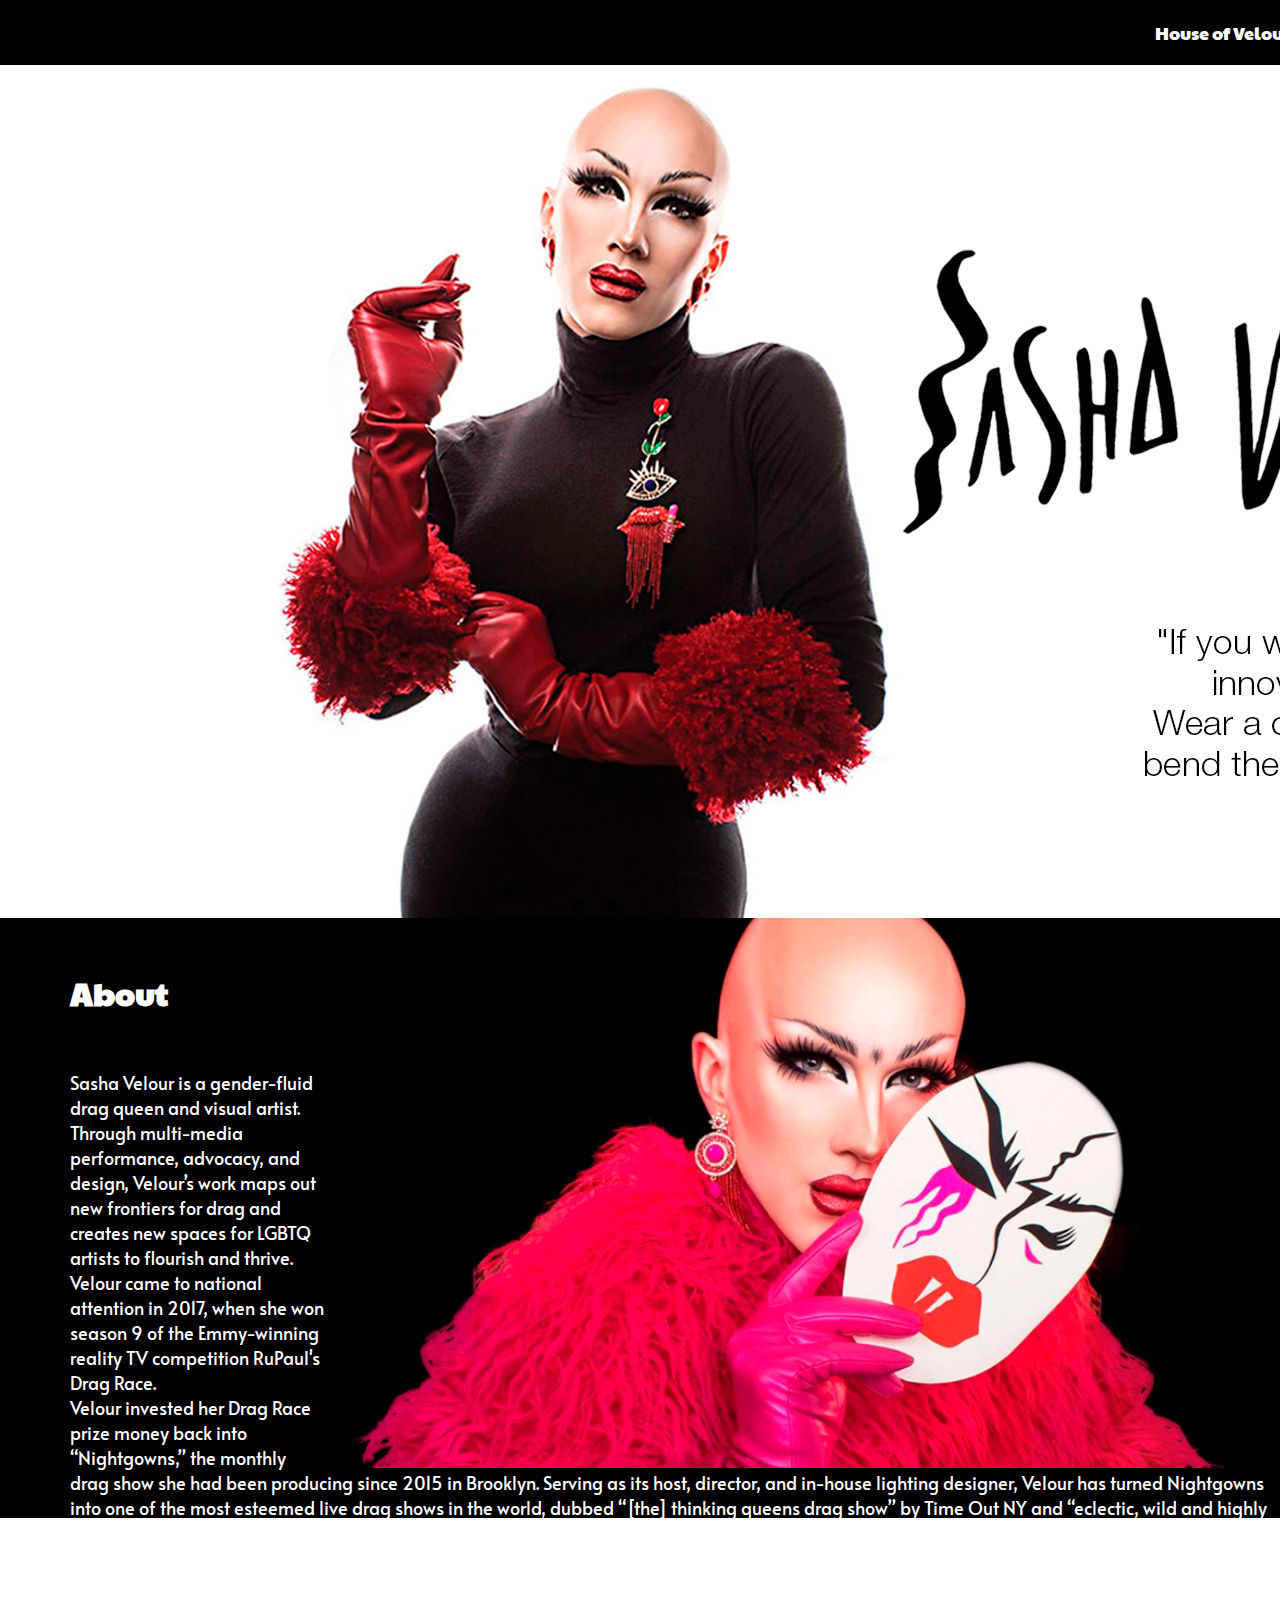
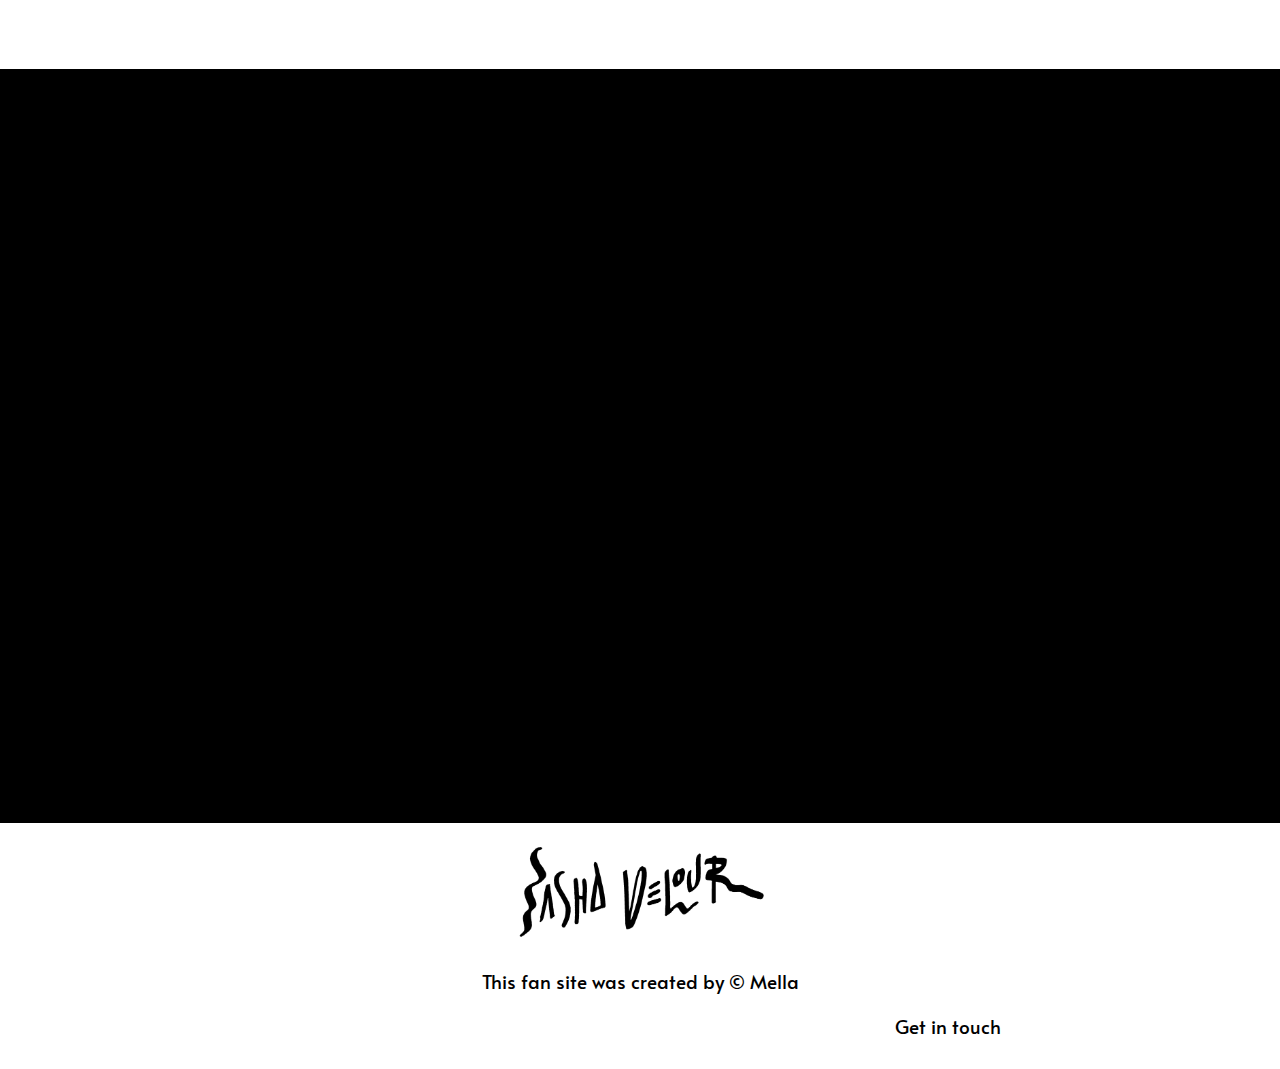
<file: index.html>
<!DOCTYPE html>
<html lang="en" dir="ltr">

<head>
  <meta charset="utf-8">
  <title>Sasha Velour fansite</title>
  <link rel="icon" href="img/fanicon.png">
  <link rel="stylesheet" href="css/style.css">
  <link href="https://fonts.googleapis.com/css?family=Alata|Candal|Paytone+One|Rubik&display=swap" rel="stylesheet">

</head>

<body>

  <!-- Header -->

  <header>
    <div>
      <nav>
        <ul>
          <li><a class="nav-a" href="family.html">House of Velour</a></li>
          <li><a class="nav-a" href="magazine.html">Velour Magazine</a></li>
          <li><a class="nav-a" href="smokes.html">Smoke & Mirrors</a></li>
          <li><a class="nav-a" href="https://www.sashavelour.com/home" target="_blank">More</a></li>
        </ul>
      </nav>
    </div>
    <img src="img/main a.jpg" class="sasha-ppal" alt="Sasha-Velour">
  </header>

  <!-- Main -->
  <main>
    <div class="container-about">
      <img src="img/dos.jpg" class="sasha-about" alt="Sasha-about">
      <h2 class="title-about"> About</h2>
      <p class="text-about"> Sasha Velour is a gender-fluid drag queen and visual artist. Through multi-media performance, advocacy, and design,
        Velour’s work maps out new frontiers for drag and creates new spaces for LGBTQ artists to flourish and thrive.
        Velour came to national attention in 2017, when she won season 9 of the Emmy-winning reality TV competition RuPaul's Drag Race.<br>
        Velour invested her Drag Race prize money back into “Nightgowns,” the monthly drag show she had been producing since 2015 in Brooklyn.
        Serving as its host, director, and in-house lighting designer, Velour has turned Nightgowns into one of the most esteemed live drag shows
        in the world, dubbed “[the] thinking queens drag show” by Time Out NY and “eclectic, wild and highly personal” by Billboard Magazine.<br>
        Nightgowns has been produced in New York, London, and Los Angeles. The monthly appearance at National Sawdust in Brooklyn continues to
        sell out within minutes, exposing thousands of fans to forms of drag not seen on TV.<br>
        Velour frequently uses her platform to discuss politics, queer history, and LGBTQ+ issues. She was billed as a keynote speaker
        at the 2018 Teen Vogue Summit in New York City. In December 2018,
        she took the stage at The Smithsonian for “The Long Conversation,” an event with thought leaders from around the world.
      </p>
    </div>
    <div class="video">
    <iframe src="https://www.youtube.com/embed/Vf4Tn8zmlrw?autoplay=1&loop=1" width="1760" height="700" frameborder="0"></iframe>
    </div>
  </main>
  <!-- Footer -->
  <footer>

    <img class="logo-footer" src="img/logo.png" alt="logo-sasha">
    <p class="footer-p">This fan site was created by &copy; <a class="footer-link" href="https://www.behance.net/medebartolo" target="_blank"> Mella </a></p>
    <a href='contact-form.html' class='footer-contact'>Get in touch</a>
  </footer>
</body>

</html>
</file>
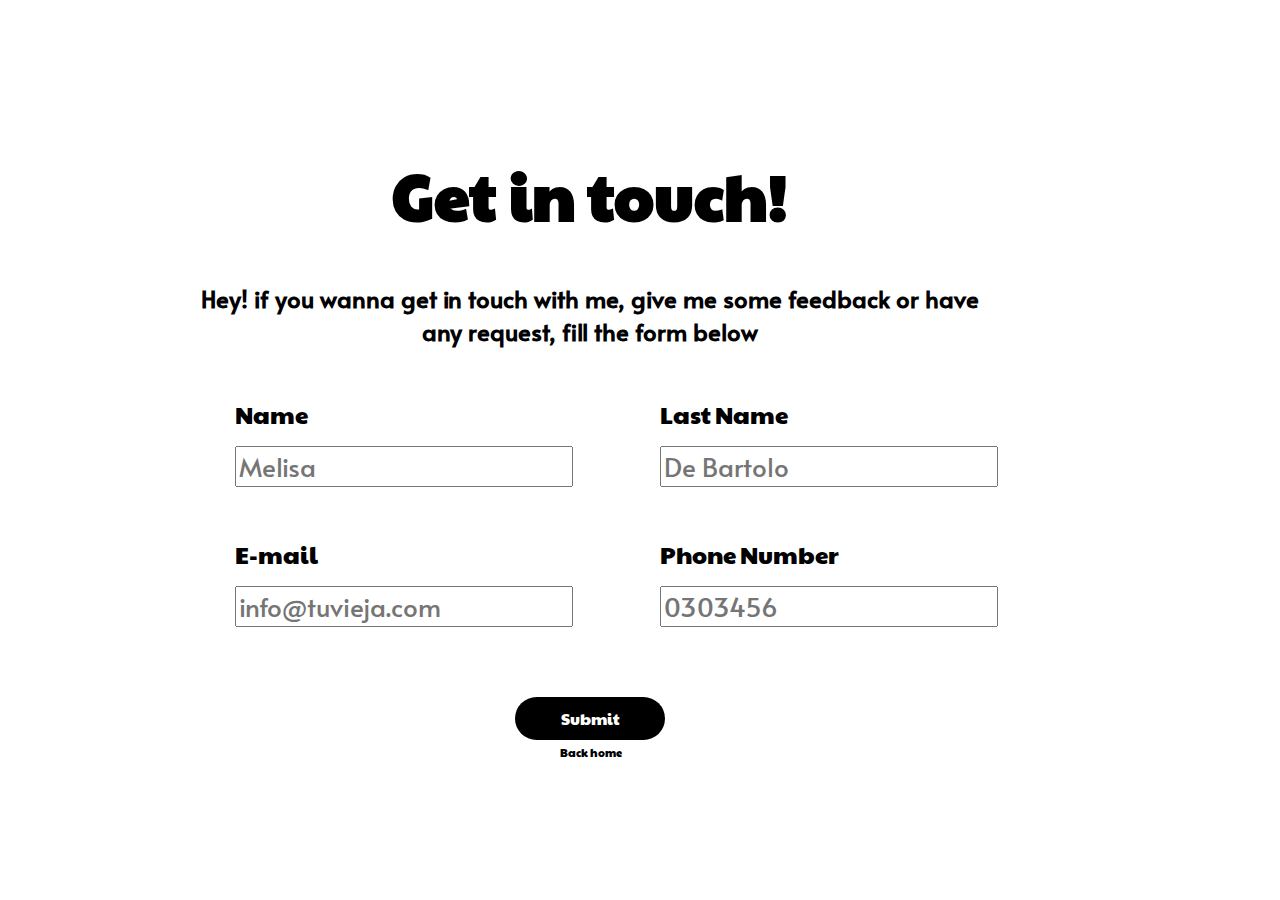
<file: contact-form.html>
<!DOCTYPE html>
<html lang="en" dir="ltr">

<head>
  <meta charset="utf-8">
  <title>Get in touch!</title>
  <link rel="stylesheet" href="css/contact-style.css">
  <link rel="icon" href="img/fanicon.png">
  <link href="https://fonts.googleapis.com/css?family=Alata|Candal|Paytone+One|Rubik&display=swap" rel="stylesheet">
</head>

<body>
  <div class="wrapper">
    <div class="form-container">
      <h1>Get in touch!</h1>
      <h3>Hey! if you wanna get in touch with me, give me some feedback or have any request, fill the form below</h3>
      <form class="formulario" action="mailto:melisa.debartolo@gmail.com" method="post" enctype="text/plain">
        <div class="row">
          <div class="form-item">
            <label for="name">Name </label>
            <input type="text" name="name" placeholder="Melisa">
          </div>
          <div class="form-item">
            <label for="lastname">Last Name </label>
            <input type="text" name="lastname" placeholder="De Bartolo">
          </div>
        </div>
        <div class="row">
          <div class="form-item">
            <label for="e-mail">E-mail </label>
            <input type="text" name="e-mail" placeholder="info@tuvieja.com">
          </div>
          <div class="form-item">
            <label for="phone">Phone Number </label>
            <input type="text" name="phone" placeholder="0303456">
          </div>

        </div>
          <input type="submit" name="botonito" class="botonito">
        <!-- <button type="button" name="button">Submit</button> -->
      </form>
    </div>
    <a href="index.html">Back home</a>
    </div>

</body>

</html>
</file>
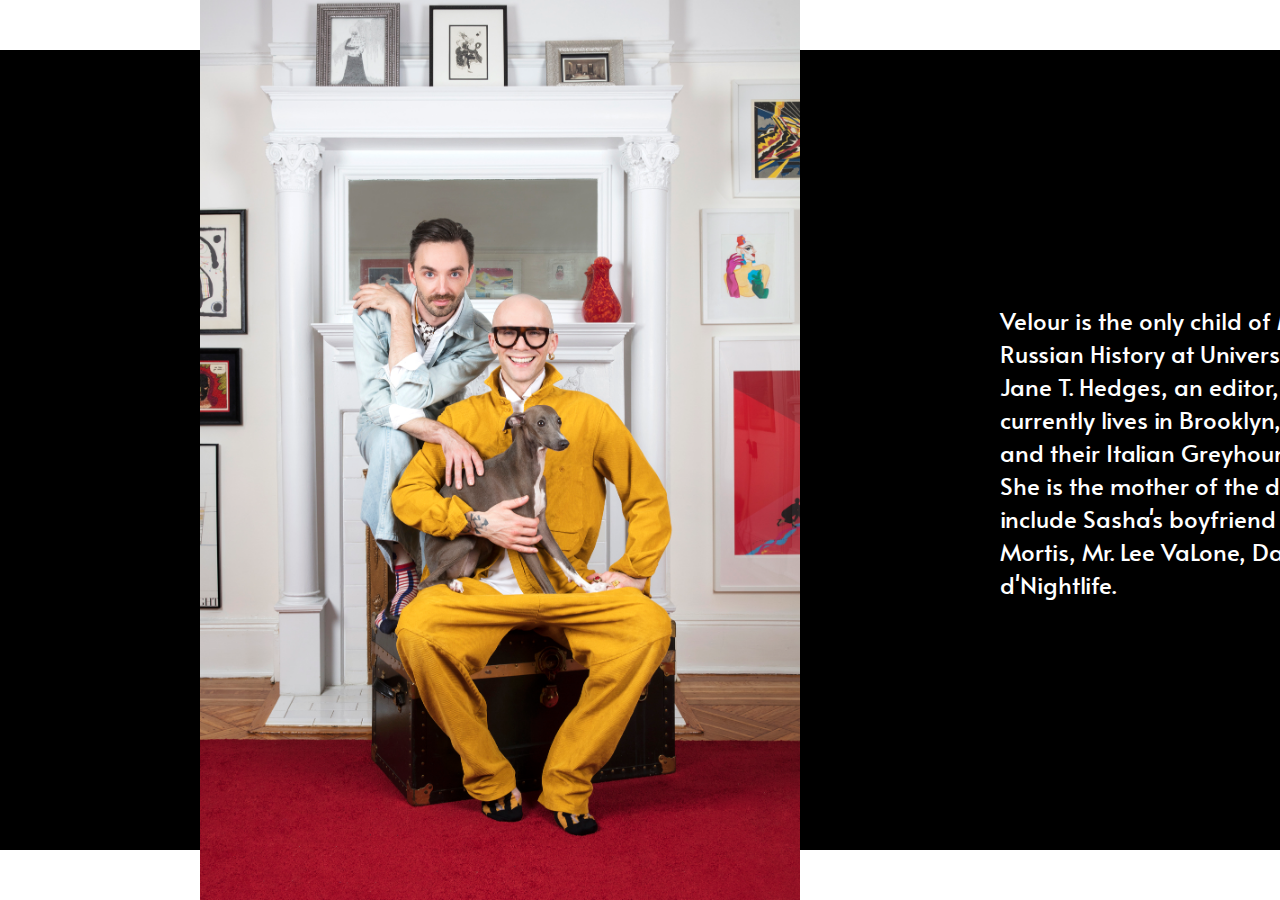
<file: family.html>
<!DOCTYPE html>
<html lang="en" dir="ltr">

<head>
  <meta charset="utf-8">
  <link rel="stylesheet" href="css/family.css">
  <link rel="icon" href="img/fanicon.png">
  <link href="https://fonts.googleapis.com/css?family=Alata|Candal|Paytone+One|Rubik&display=swap" rel="stylesheet">
  <title>House of Velour</title>
</head>

<body>
  <div class="back">
    <img src="img/family.jpg" alt="Sasha-Family">


  <div class="bloque-txt">
    <p>Velour is the only child of Mark D. Steinberg, a professor of Russian History at University of Illinois
      (aka “Papa Velour”) and Jane T. Hedges, an editor, who died of cancer in 2015. She currently lives in Brooklyn,
      New York with her partner Johnny and their Italian Greyhound Vanya. <br/>
      She is the mother of the drag family "House of Velour." Members include Sasha's boyfriend Johnny Velour, drag kings Vigor Mortis,
      Mr. Lee VaLone, Dandy Velour and the drag queen Olive d'Nightlife.
    </p>
    <a href="index.html">Back home</a>
  </div>
</div>

</body>

</html>
</file>
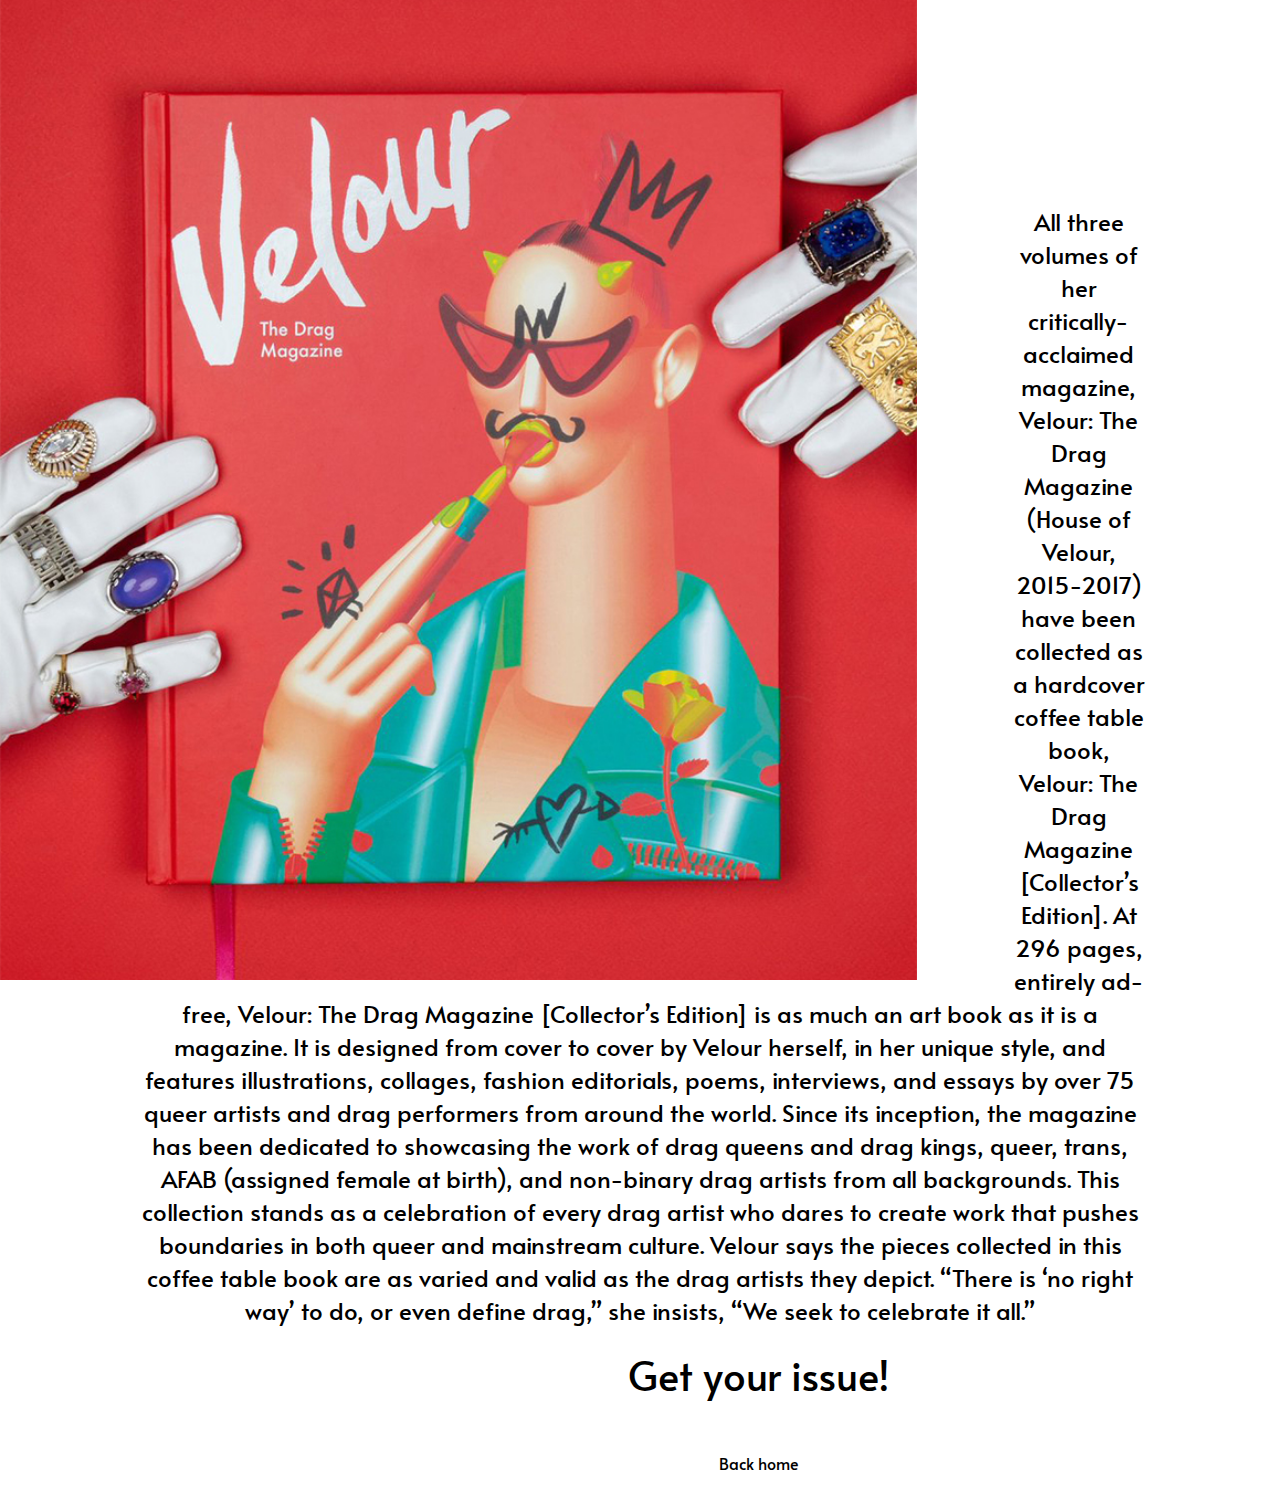
<file: magazine.html>
<!DOCTYPE html>
<html lang="en" dir="ltr">

<head>
  <meta charset="utf-8">
  <title>Velour Magazine</title>
  <link rel="icon" href="img/fanicon.png">
  <link rel="stylesheet" href="css/magazine.css">
  <link href="https://fonts.googleapis.com/css?family=Alata|Candal|Paytone+One|Rubik&display=swap" rel="stylesheet">

</head>

<body>

  <div class="container">
    <img src="img/revista.jpg" alt="magazine-cover">
    <div class="text-block">
      <p>All three volumes of her critically-acclaimed magazine, Velour: The Drag Magazine (House of Velour, 2015-2017) have been
        collected as a hardcover coffee table book, Velour: The Drag Magazine [Collector’s Edition].
        At 296 pages, entirely ad-free, Velour: The Drag Magazine [Collector’s Edition] is as much an art book as it is a magazine.
        It is designed from cover to cover by Velour herself, in her unique style, and features illustrations, collages, fashion editorials, poems,
        interviews,
        and essays by over 75 queer artists and drag performers from around the world. Since its inception, the magazine has been dedicated to
        showcasing the work of drag queens and drag kings, queer, trans, AFAB (assigned female at birth), and non-binary drag artists from all
        backgrounds.
        This collection stands as a celebration of every drag artist who dares to create work that pushes boundaries in both queer and mainstream
        culture. Velour says the pieces collected in this coffee table book are as varied and valid as the drag artists they depict.
        “There is ‘no right way’ to do, or even define drag,” she insists, “We seek to celebrate it all.” </p>
      <div class="wrapper">
        <a href="https://www.houseofvelour.com/" class="issue">Get your issue!</a>
        <a href="index.html" class="home">Back home</a>
      </div>

    </div>

  </div>
</body>

</html>
</file>
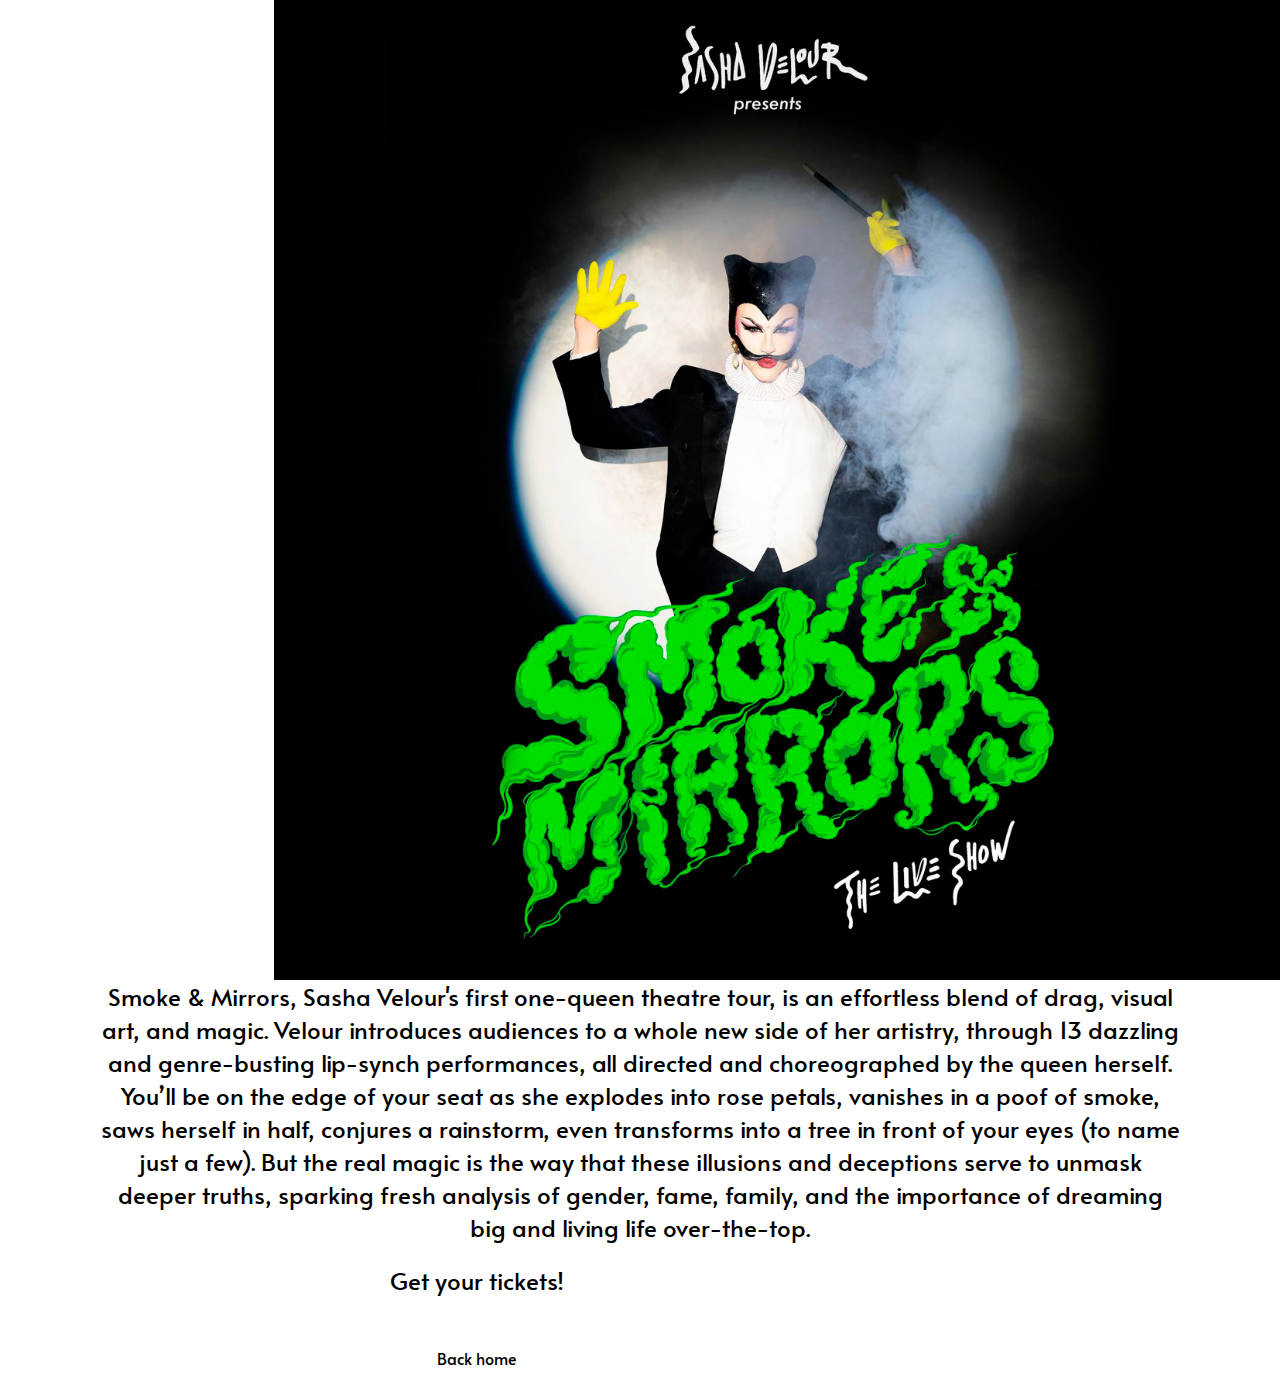
<file: smokes.html>
<!DOCTYPE html>
<html lang="en" dir="ltr">

<head>
  <meta charset="utf-8">
  <title>Smokes and Mirrors</title>
  <link rel="icon" href="img/fanicon.png">
  <link rel="stylesheet" href="css/smokes.css">
  <link href="https://fonts.googleapis.com/css?family=Alata|Candal|Paytone+One|Rubik&display=swap" rel="stylesheet">

</head>

<body>
  <div class="container">
    <img src="img/smoke&mirrors.jpg" alt="sasha-show">
    <div class="text-block">
      <p>
        Smoke & Mirrors, Sasha Velour's first one-queen theatre tour, is an effortless blend of drag, visual art, and magic.
        Velour introduces audiences to a whole new side of her artistry, through 13 dazzling and
        genre-busting lip-synch performances, all directed and choreographed by the queen herself.
        You’ll be on the edge of your seat as she explodes into rose petals, vanishes in a poof of smoke,
        saws herself in half, conjures a rainstorm, even transforms into a tree in front of your eyes (to name just a few).
        But the real magic is the way that these illusions and deceptions serve to unmask deeper truths, sparking fresh analysis of gender,
        fame, family, and the importance of dreaming big and living life over-the-top. </p>
      <div class="wrapper">
        <a href="https://www.smokeandmirrorslive.com/" class="get-tickets">Get your tickets!</a>
        <a href="index.html" class="home">Back home</a>
      </div>

    </div>

  </div>

</body>

</html>
</file>
<file: css/style.css>
body {
  margin: 0;
  max-width: 100%;
}

nav {
  background-color: black;
  color: white;
  margin: 0;
  padding: 20px 0;
}


.nav-a {
  font-family: 'Paytone One', sans-serif;
  font-size: 1.1rem;
  color: white;
  text-decoration: none;
  padding: 15px;
  }

.nav-a:hover {
color: #7F0909;
 }

nav ul {
  margin: 0;
  padding: 0;
  list-style: none;
}

nav li {
  display: inline-block;
  position: relative;
  left: 1100px;
  margin-left: 40px;
}

.sasha-ppal {
      position: relative;
      left: 200px;
      top: 4px;
}

.container-about {
  background-color: black;
height: 600px;
color: white;
display: inline-block;
}

.sasha-about {
  float: right;
    margin-left: 25px;
    height: 550px;
  }

 .title-about {
   font-family: 'Paytone One', sans-serif;
font-size: 2rem;
color: white;
transform: translateY(25px);
margin-left: 70px;
 }
 .text-about {
   font-family: 'Alata', sans-serif;
       font-size: 1.15rem;
       color: white;
       margin-left: 70px;
       margin-top: 80px;
 }

.video {
    background-color: black;
    margin: auto;
}

iframe {
  margin-top: 25px;
        margin-left: 70px;
        margin-bottom: 25px;
}

footer {

  background-color: white;
  margin: 10px auto 30px;;
}
 .logo-footer {
   display: block;
   height: 100px;
   width: 255px;
   margin: 20px auto;
 }

.footer-link {
  font-family: 'Alata', sans-serif;
  font-size: 1.2rem;
  color: black;
  text-decoration: none;
}


.footer-link:hover {
  font-weight: bold;
  }

.footer-p {
  font-family: 'Alata', sans-serif;
font-size: 1.2rem;
color: black;
margin-top: 25px;
text-align: center;
text-decoration: none;
}
 .footer-contact {
   font-family: 'Alata', sans-serif;
 font-size: 1.2rem;
 margin-left: 895px;
 display: block;
 font-weight: 400;
 color: black;
 text-decoration: none;
 }
 .footer-contact:hover {
 font-weight: bold;
 }
</file>
<file: css/contact-style.css>
body {
  margin: 0;
  max-width: 100%;
}

.wrapper {
  background-color: white;
  height: 800px;
  width: 1200px;
  position: absolute;
  left: 50%;
  top:50%;
  margin-left: -650px;
  margin-top: -400px;
}

.form-container {
  margin: 100px auto 40px;
  width: 800px;
}
h1 {
  font-family: 'Paytone One', sans-serif;
  font-size: 4rem;
  color: black;
  text-align: center;
}
h3 {
  text-align: center;
  font-family: 'Alata', sans-serif;
  font-size: 1.5rem;
  color: black;
}

.row {
  background-color: white;
  width: 900px;
  height: 100px;
  margin-left: -30px;
  margin-bottom: 40px;
}

.form-item {
  float: left;
  margin-left: 25px;
  margin-top: 15px;
  margin-bottom: 10px;
  padding: 10px 50px 10px 50px;
  width: 400px;
  box-sizing: border-box;
  text-align: left;
  }


  .form-item label {
    display: block;
    margin-bottom: 15px;
    color: black;
    font-size: 1.5rem;
    font-family: 'Paytone One', sans-serif;
  }

  .form-item input{
    display: block;
    font-family: 'Alata', sans-serif;
    font-size: 1.6rem;
    color: black;
  }

.botonito {
  display: block;
  margin: 85px auto 10px;
  width: 150px;
  border-style: none;
  border-radius: 25px;
  background-color: black;
  color: white;
    font-family: 'Paytone One', sans-serif;
    font-size: 1rem;
    padding: 10px;
    cursor: pointer;
}
a {
  font-family: 'Paytone One', sans-serif;
      font-size: 0.7rem;
      color: black;
      text-decoration: none;
      position: absolute;
      left: 570px;
      bottom: 90px;

  }
</file>
<file: css/family.css>
body {
  background-color: white;
  margin: 0;
  max-width: 100%
}

.back {
  background-color: black;
  height: 800px;
  width: 100%;
  position: absolute;
  top: 50%;
  margin-top: -400px;
}

img {
  float: left;
  width: 600px;
  height: 900px;
  margin-left: 200px;
  position: absolute;
  top: 50%;
  margin-top: -450px;
}

.bloque-txt {
  width: 700px;
    position: absolute;
  left: 1000px;
  top: 230px;
}

p {
   font-family: 'Alata', sans-serif;
  font-size: 1.5rem;
  color: white;
}

a {
  font-family: 'Paytone One', sans-serif;
font-size: 1rem;
color: white;
text-decoration: none;
position: absolute;
left: 580px;
padding: 15px;
border-radius: 15px;

  }

a:hover {
  background-color: #7F0909;

}
</file>
<file: css/magazine.css>
body {
  margin: 0;
  max-width: 100%;
  overflow: hidden;

}

img {
  float: left;
  margin-right: 95px;
  height: 980px;
}

p {
  margin: 120px 50px 0;
  font-family: 'Alata', sans-serif;
  font-size: 1.5rem;
  color: black;
  padding: 50px 50px 20px ;
  text-align: center;
}

.text-block {
  height: 980px;
  padding: 35px;
}

a {
  font-family: 'Alata', sans-serif;
font-size: 1rem;
color: black;
text-decoration: none;
margin: 0 auto;
  }

a:hover {
  font-weight: bolder;
}


.wrapper {

  position: absolute;
  right: 390px;
}

.issue {
  display: block;
  margin: 0 auto 50px;
  font-size: 2.5rem;
  font-weight: 300;
}


 .home {
   text-align: center;
   display: block;
   margin: 0 auto 30px;
 }
</file>
<file: css/smokes.css>
body {
  margin: 0;
  max-width: 100%;
  overflow: hidden;

}

img {
  float: right;
  margin-left: 110px;
  height: 980px;
}

p {
  margin: 200px 50px 0;
  font-family: 'Alata', sans-serif;
  font-size: 1.5rem;
  color: black;
  padding: 50px 50px 20px ;
  text-align: center;
}

.text-block {
  height: 980px;
  padding: 35px 0;
}

 a {
  font-family: 'Alata', sans-serif;
font-size: 1rem;
color: black;
text-decoration: none;
margin: 0 auto;
  }

a:hover {
  font-weight: bolder;
}


 .wrapper {
  position: absolute;
left: 390px;
}

.get-tickets {
  display: block;
  margin: 0 auto 50px;
  font-size: 1.5rem;
  font-weight: 300;
}


 .home {
   text-align: center;
   display: block;
   margin: 0 auto 30px;
 }
</file>
